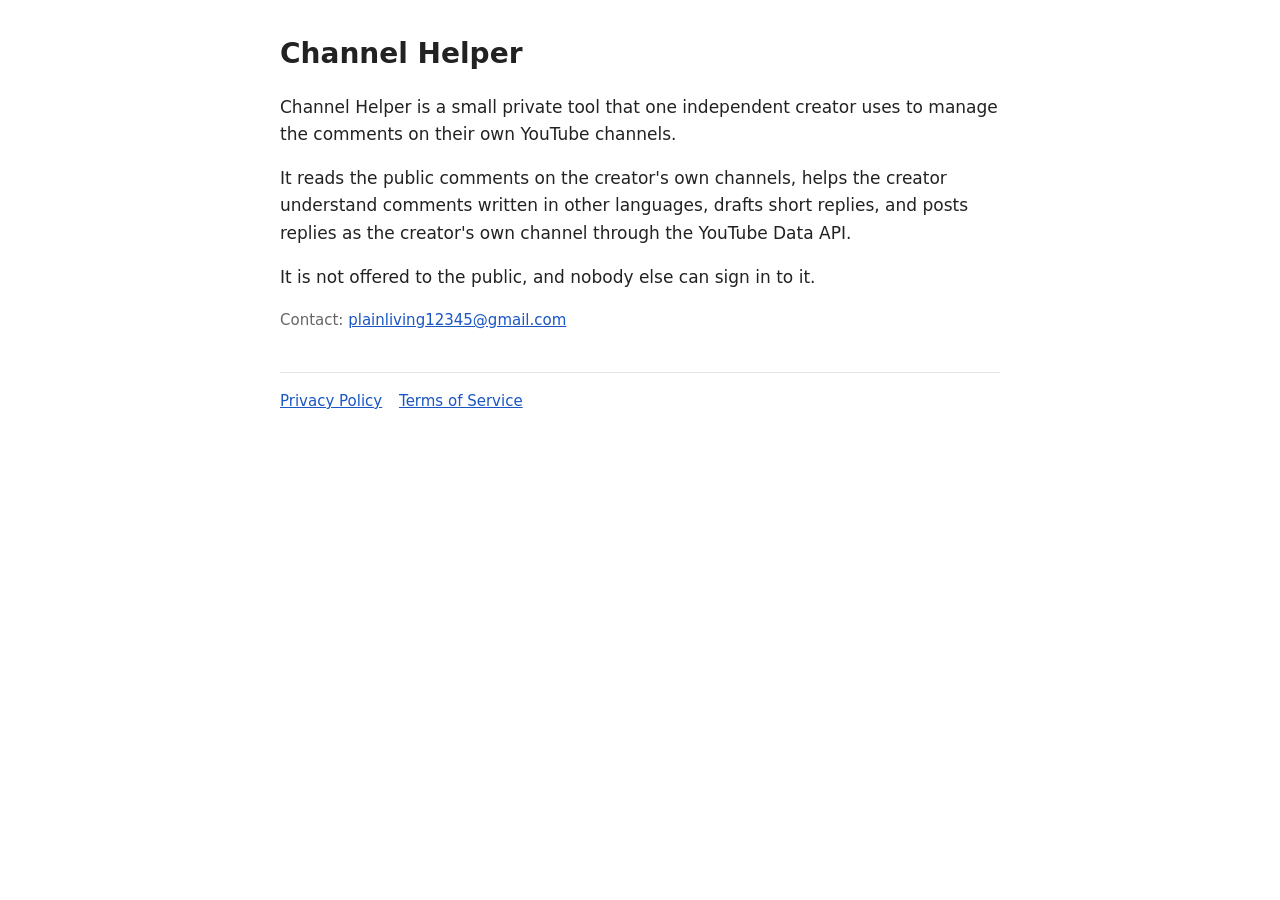
<file: index.html>
<!DOCTYPE html>
<html lang="en">
<head>
<meta charset="utf-8">
<meta name="viewport" content="width=device-width, initial-scale=1">
<title>Channel Helper</title>
<meta name="description" content="Channel Helper is a private tool one independent creator uses to manage comments on their own YouTube channels.">
<link rel="icon" href="favicon.svg" type="image/svg+xml">
<link rel="stylesheet" href="style.css">
</head>
<body>
<main>
<h1>Channel Helper</h1>
<p>Channel Helper is a small private tool that one independent creator uses to manage the comments on their own YouTube channels.</p>
<p>It reads the public comments on the creator's own channels, helps the creator understand comments written in other languages, drafts short replies, and posts replies as the creator's own channel through the YouTube Data API.</p>
<p>It is not offered to the public, and nobody else can sign in to it.</p>
<p class="muted">Contact: <a href="mailto:plainliving12345@gmail.com">plainliving12345@gmail.com</a></p>
</main>
<footer>
<a href="privacy.html">Privacy Policy</a>
<a href="terms.html">Terms of Service</a>
</footer>
</body>
</html>
</file>
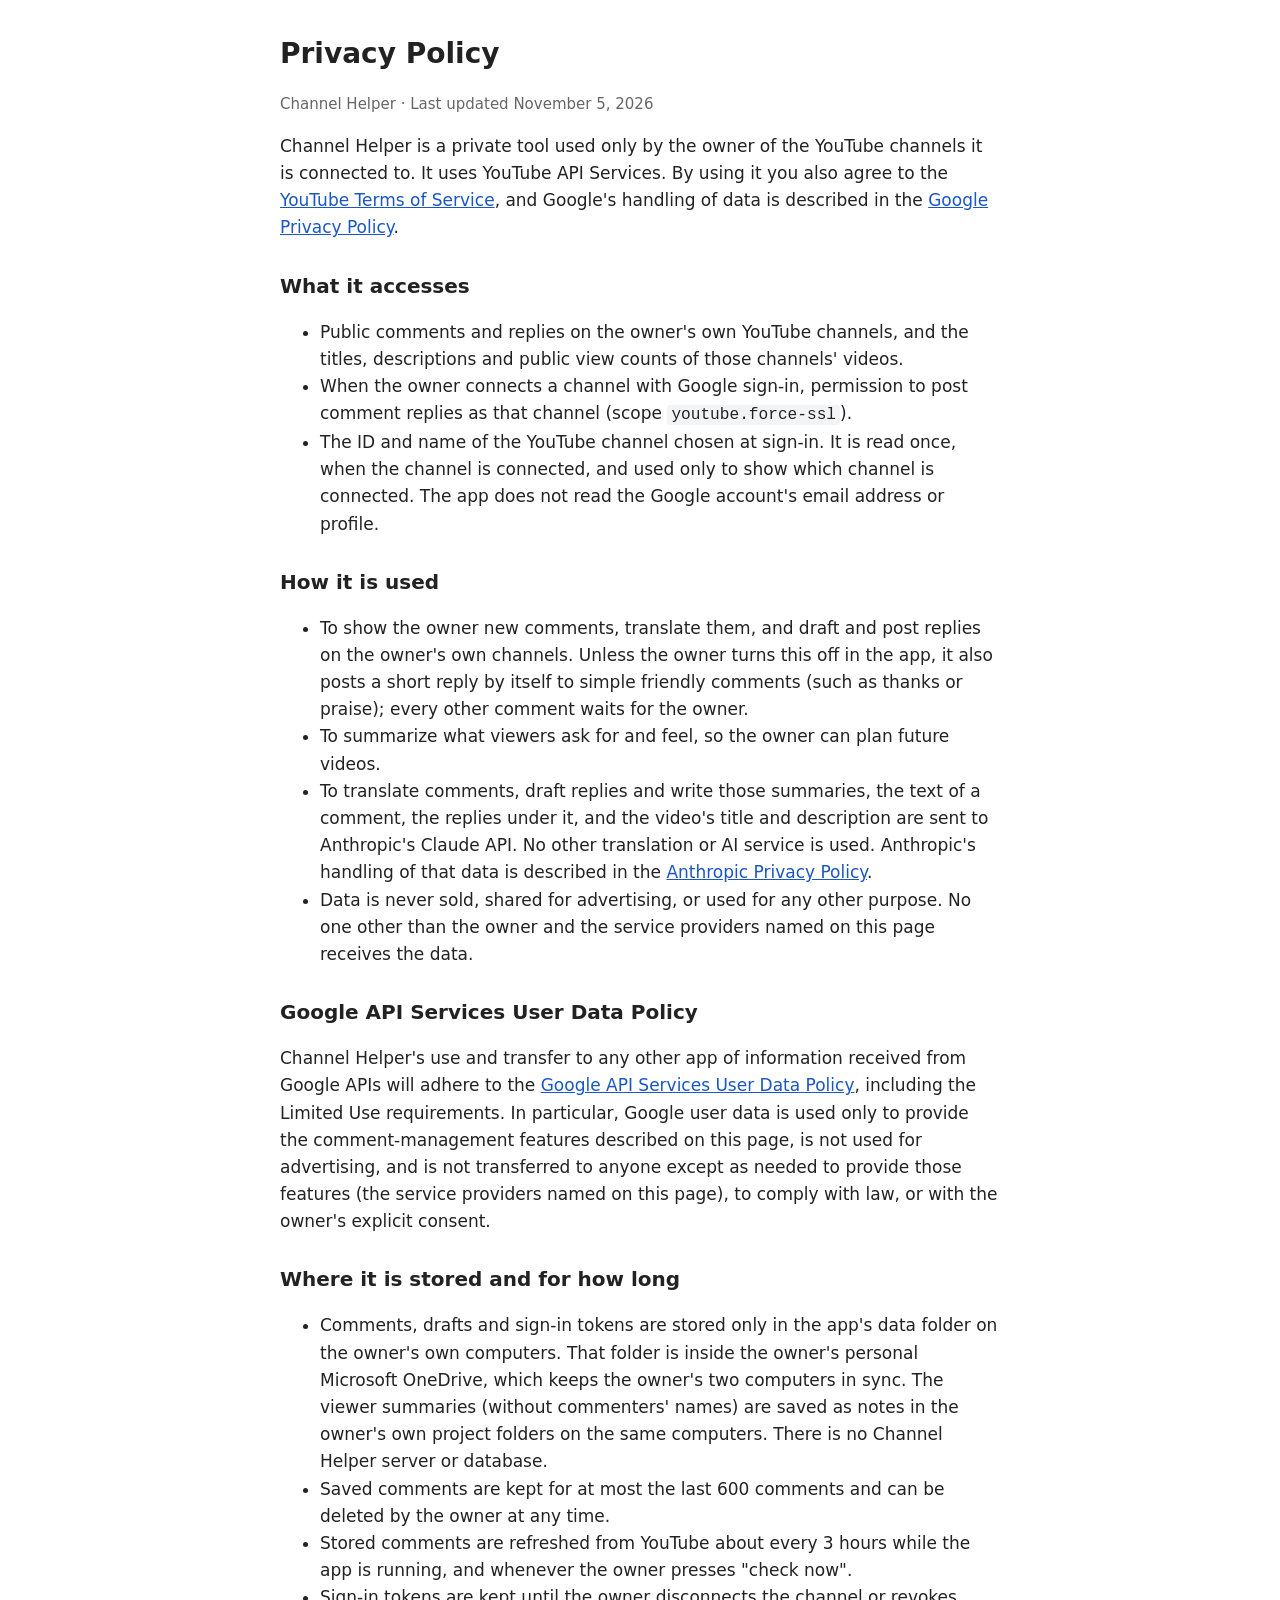
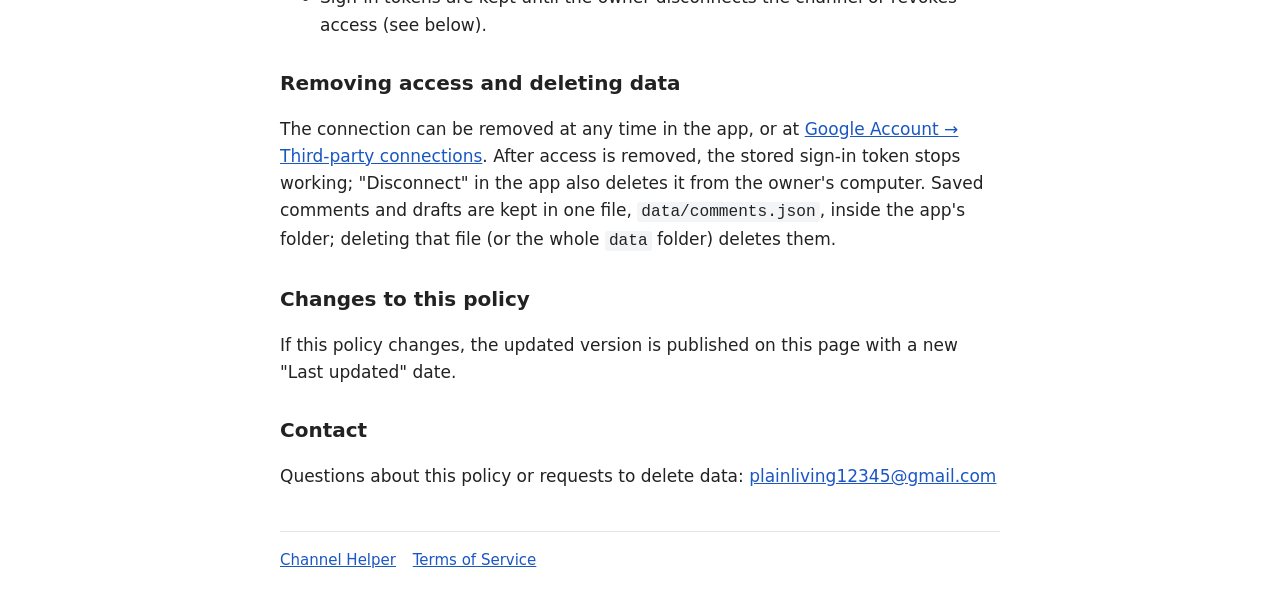
<file: privacy.html>
<!DOCTYPE html>
<html lang="en">
<head>
<meta charset="utf-8">
<meta name="viewport" content="width=device-width, initial-scale=1">
<title>Privacy Policy · Channel Helper</title>
<meta name="description" content="How Channel Helper accesses, uses and stores YouTube data.">
<link rel="icon" href="favicon.svg" type="image/svg+xml">
<link rel="stylesheet" href="style.css">
</head>
<body>
<main>
<h1>Privacy Policy</h1>
<p class="muted">Channel Helper · Last updated November 5, 2026</p>

<p>Channel Helper is a private tool used only by the owner of the YouTube channels it is connected to. It uses YouTube API Services.
By using it you also agree to the <a href="https://www.youtube.com/t/terms">YouTube Terms of Service</a>, and Google's handling of data is described in the
<a href="https://policies.google.com/privacy">Google Privacy Policy</a>.</p>

<h2>What it accesses</h2>
<ul>
  <li>Public comments and replies on the owner's own YouTube channels, and the titles, descriptions and public view counts of those channels' videos.</li>
  <li>When the owner connects a channel with Google sign-in, permission to post comment replies as that channel (scope <code>youtube.force-ssl</code>).</li>
  <li>The ID and name of the YouTube channel chosen at sign-in. It is read once, when the channel is connected, and used only to show which channel is connected. The app does not read the Google account's email address or profile.</li>
</ul>

<h2>How it is used</h2>
<ul>
  <li>To show the owner new comments, translate them, and draft and post replies on the owner's own channels. Unless the owner turns this off in the app, it also posts a short reply by itself to simple friendly comments (such as thanks or praise); every other comment waits for the owner.</li>
  <li>To summarize what viewers ask for and feel, so the owner can plan future videos.</li>
  <li>To translate comments, draft replies and write those summaries, the text of a comment, the replies under it, and the video's title and description are sent to Anthropic's Claude API. No other translation or AI service is used. Anthropic's handling of that data is described in the <a href="https://www.anthropic.com/legal/privacy">Anthropic Privacy Policy</a>.</li>
  <li>Data is never sold, shared for advertising, or used for any other purpose. No one other than the owner and the service providers named on this page receives the data.</li>
</ul>

<h2>Google API Services User Data Policy</h2>
<p>Channel Helper's use and transfer to any other app of information received from Google APIs will adhere to the
<a href="https://developers.google.com/terms/api-services-user-data-policy">Google API Services User Data Policy</a>, including the Limited Use requirements.
In particular, Google user data is used only to provide the comment-management features described on this page, is not used for advertising,
and is not transferred to anyone except as needed to provide those features (the service providers named on this page), to comply with law, or with the owner's explicit consent.</p>

<h2>Where it is stored and for how long</h2>
<ul>
  <li>Comments, drafts and sign-in tokens are stored only in the app's data folder on the owner's own computers. That folder is inside the owner's personal Microsoft OneDrive, which keeps the owner's two computers in sync. The viewer summaries (without commenters' names) are saved as notes in the owner's own project folders on the same computers. There is no Channel Helper server or database.</li>
  <li>Saved comments are kept for at most the last 600 comments and can be deleted by the owner at any time.</li>
  <li>Stored comments are refreshed from YouTube about every 3 hours while the app is running, and whenever the owner presses "check now".</li>
  <li>Sign-in tokens are kept until the owner disconnects the channel or revokes access (see below).</li>
</ul>

<h2>Removing access and deleting data</h2>
<p>The connection can be removed at any time in the app, or at <a href="https://myaccount.google.com/permissions">Google Account → Third-party connections</a>.
After access is removed, the stored sign-in token stops working; "Disconnect" in the app also deletes it from the owner's computer.
Saved comments and drafts are kept in one file, <code>data/comments.json</code>, inside the app's folder; deleting that file (or the whole <code>data</code> folder) deletes them.</p>

<h2>Changes to this policy</h2>
<p>If this policy changes, the updated version is published on this page with a new "Last updated" date.</p>

<h2>Contact</h2>
<p>Questions about this policy or requests to delete data: <a href="mailto:plainliving12345@gmail.com">plainliving12345@gmail.com</a></p>
</main>
<footer>
<a href="index.html">Channel Helper</a>
<a href="terms.html">Terms of Service</a>
</footer>
</body>
</html>
</file>
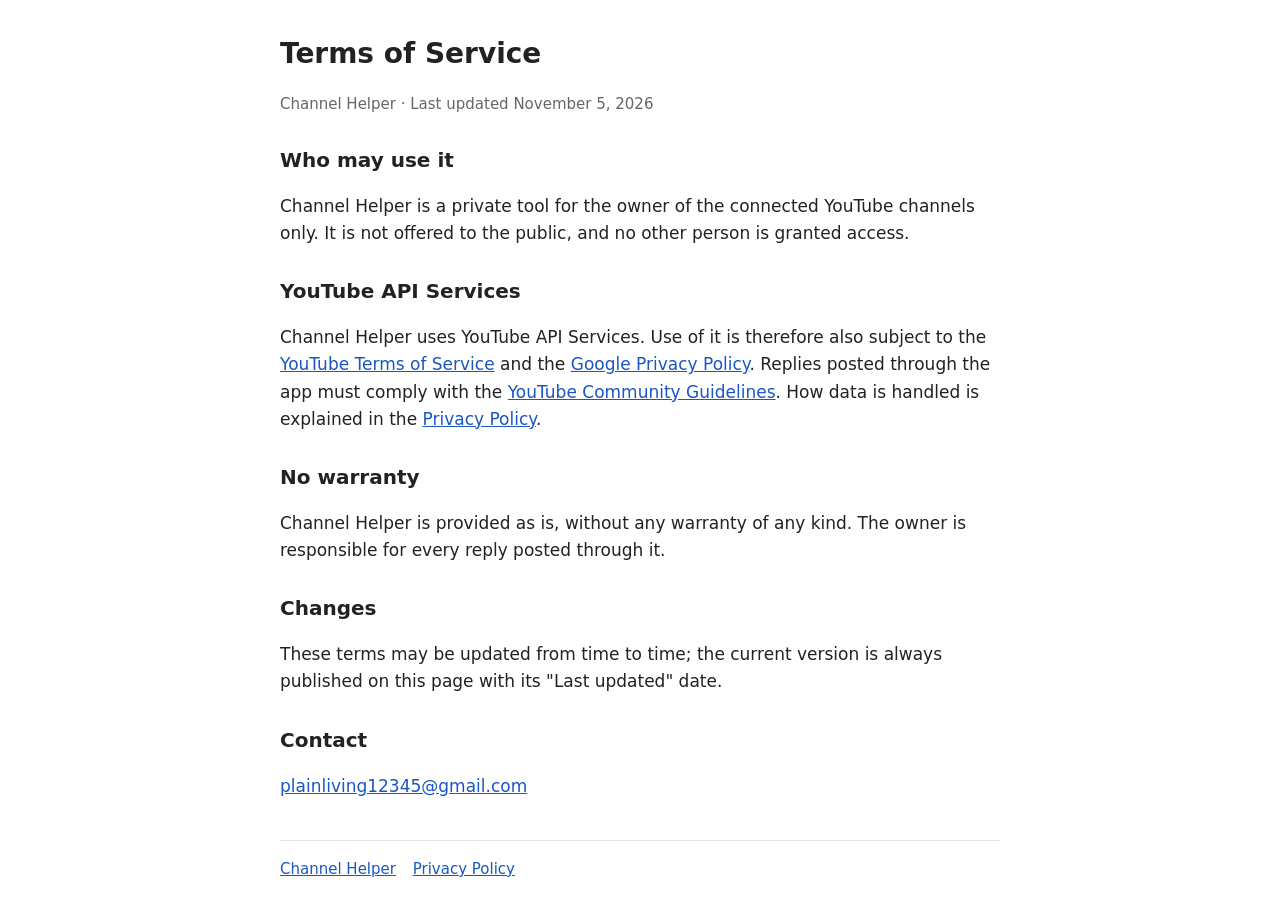
<file: terms.html>
<!DOCTYPE html>
<html lang="en">
<head>
<meta charset="utf-8">
<meta name="viewport" content="width=device-width, initial-scale=1">
<title>Terms of Service · Channel Helper</title>
<meta name="description" content="Terms of Service for Channel Helper, a private YouTube comment tool.">
<link rel="icon" href="favicon.svg" type="image/svg+xml">
<link rel="stylesheet" href="style.css">
</head>
<body>
<main>
<h1>Terms of Service</h1>
<p class="muted">Channel Helper · Last updated November 5, 2026</p>

<h2>Who may use it</h2>
<p>Channel Helper is a private tool for the owner of the connected YouTube channels only. It is not offered to the public, and no other person is granted access.</p>

<h2>YouTube API Services</h2>
<p>Channel Helper uses YouTube API Services. Use of it is therefore also subject to the <a href="https://www.youtube.com/t/terms">YouTube Terms of Service</a> and the
<a href="https://policies.google.com/privacy">Google Privacy Policy</a>. Replies posted through the app must comply with the
<a href="https://www.youtube.com/howyoutubeworks/policies/community-guidelines/">YouTube Community Guidelines</a>.
How data is handled is explained in the <a href="privacy.html">Privacy Policy</a>.</p>

<h2>No warranty</h2>
<p>Channel Helper is provided as is, without any warranty of any kind. The owner is responsible for every reply posted through it.</p>

<h2>Changes</h2>
<p>These terms may be updated from time to time; the current version is always published on this page with its "Last updated" date.</p>

<h2>Contact</h2>
<p><a href="mailto:plainliving12345@gmail.com">plainliving12345@gmail.com</a></p>
</main>
<footer>
<a href="index.html">Channel Helper</a>
<a href="privacy.html">Privacy Policy</a>
</footer>
</body>
</html>
</file>
<file: style.css>
:root{color-scheme:light}
body{font:17px/1.6 system-ui,-apple-system,"Segoe UI",sans-serif;max-width:720px;margin:0 auto;padding:32px 16px;color:#222;background:#fff;overflow-wrap:anywhere}
h1{font-size:28px;margin:0 0 8px}
h2{font-size:20px;margin-top:28px}
a{color:#1a56c4}
a:focus-visible{outline:2px solid #1a56c4;outline-offset:2px}
code{font-size:.95em;background:#f3f4f6;padding:1px 4px;border-radius:3px}
.muted{color:#666;font-size:15px}
footer{margin-top:40px;padding-top:16px;border-top:1px solid #e5e5e5;font-size:15px;color:#666}
footer a{margin-right:12px}
</file>
